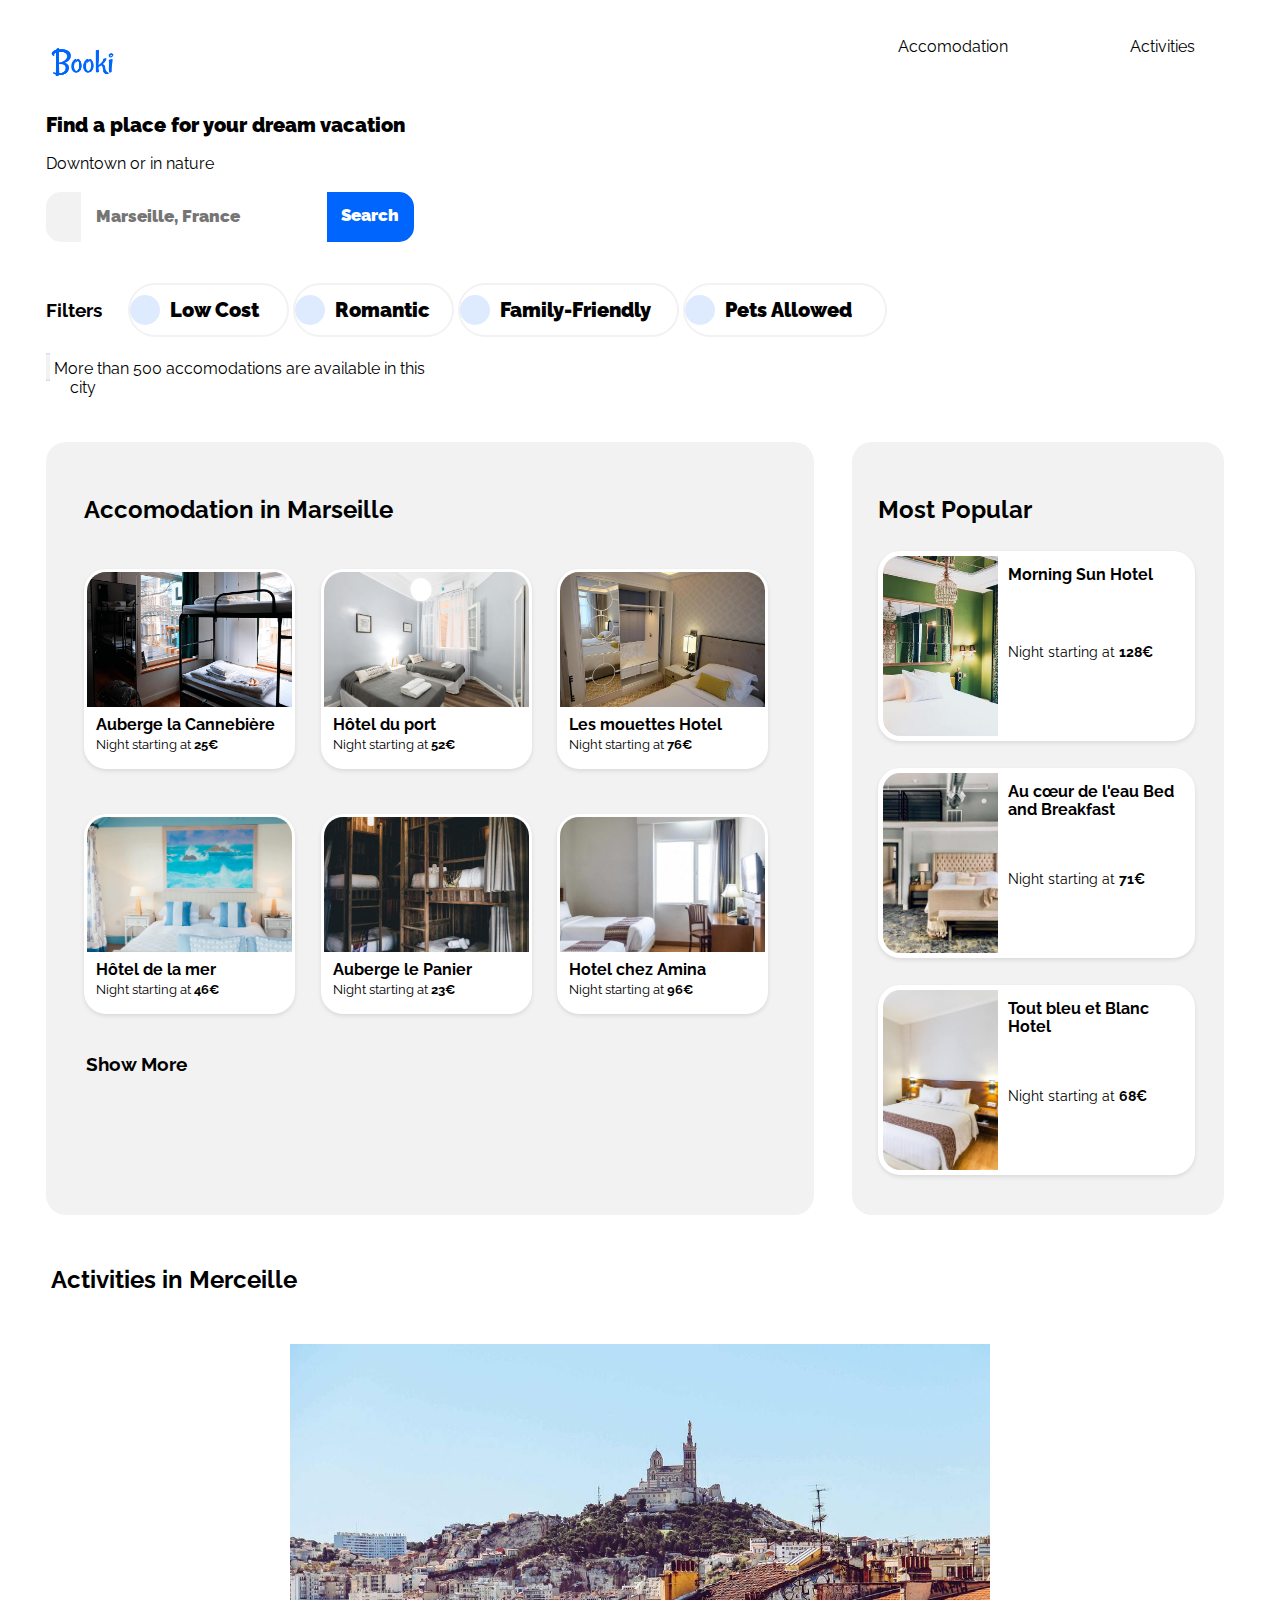
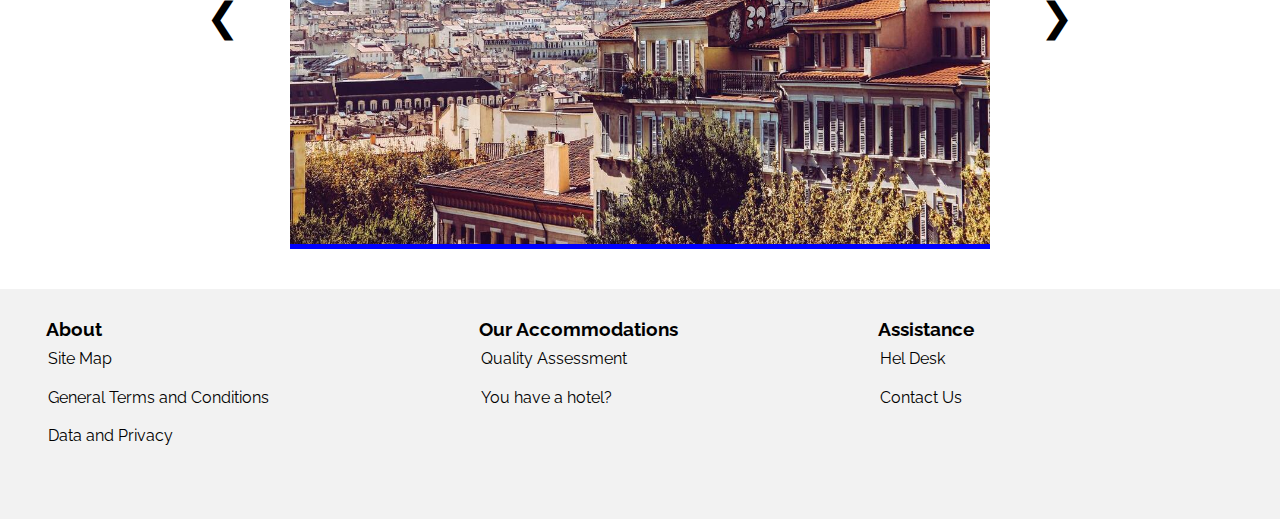
<file: index.html>
<!DOCTYPE html>
<html lang="en">
  <head>
    <meta charset="UTF-8" />
    <meta name="viewport" content="width=device-width, initial-scale=1.0" />
    <link rel="stylesheet" href="css/normalize.css" />
    <link rel="preconnect" href="https://fonts.googleapis.com" />
    <link rel="preconnect" href="https://fonts.gstatic.com" crossorigin />
    <link
      href="https://fonts.googleapis.com/css2?family=Raleway:wght@100;300;600&display=swap"
      rel="stylesheet"
    />
    <link
      rel="stylesheet"
      href="https://cdnjs.cloudflare.com/ajax/libs/font-awesome/6.4.2/css/all.min.css"
      integrity="sha512-z3gLpd7yknf1YoNbCzqRKc4qyor8gaKU1qmn+CShxbuBusANI9QpRohGBreCFkKxLhei6S9CQXFEbbKuqLg0DA=="
      crossorigin="anonymous"
      referrerpolicy="no-referrer"
    />

    <link rel="stylesheet" href="css/styles.css" />

    <title>Booki</title>
  </head>
  <body>
    <header>
      <img class="logo" src="images/logo/Booki.png" alt="booki" />
      <nav>
        <div class="nav__links">
          <div class="li_accomodations" tabindex="1">
            <a href="#sectionA" class="nav_accomodation">Accomodation</a>
          </div>

          <div class="li_activities" tabindex="1">
            <a href="#activities" class="nav_activities">Activities</a>
          </div>
        </div>
      </nav>
    </header>

    <!-- MAIN SECTION -->
    <div class="main">
      <div class="container-centered">
        <p class="font_bold">Find a place for your dream vacation</p>
        <br />

        <p>Downtown or in nature</p>
        <br />

        <div class="search_bar">
          <div class="map-logo">
            <a href="#"> <i class="fa-solid fa-location-dot"></i> </a>
          </div>
          <input type="text" placeholder="Marseille, France" name="search" />
          <div class="search-logo">
            <a href="#"
              ><div class="search_text">Search</div>
              <i class="fa-solid fa-magnifying-glass"></i
            ></a>
          </div>
        </div>
      </div>
      <br />
      <br />

      <div class="filters">
        <h3 class="h3-filter">Filters</h3>
        <div class="filter-section">
          <a href="#">
            <div class="pill-button">
              <div class="_icon">
                <i class="fa-solid fa-money-bill-wave"></i>
              </div>
              <div class="text_icon">
                <p class="font_bold">Low Cost</p>
              </div>
            </div>
          </a>
          <a href="#">
            <div class="pill-button">
              <div class="_icon">
                <i class="fa-solid fa-heart"></i>
              </div>
              <div class="text_icon">
                <p class="font_bold">Romantic</p>
              </div>
            </div>
          </a>
          <br id="romantic" />
          <a href="#">
            <div class="pill-button-family">
              <div class="_icon">
                <i class="fa-solid fa-person"></i>
              </div>
              <div class="text_icon">
                <p class="font_bold">Family-Friendly</p>
              </div>
            </div>
          </a>
          <a href="#">
            <div class="pill-button-Pets">
              <div class="_icon">
                <i class="fa-solid fa-dog"></i>
              </div>
              <div class="text_icon">
                <p class="font_bold">Pets Allowed</p>
              </div>
            </div>
          </a>
        </div>
      </div>
      <br />
      <br />
      <p class="p_accomodation">
        <i class="info fa-solid fa-circle-info"></i>&nbsp;More than 500
        accomodations are available in this <br />
        &nbsp; &nbsp;&nbsp;&nbsp; city
      </p>

      <!-- Accomodation in Merceille  -->

      <div class="container">
        <div class="section_accomodation" id="sectionA">
          <h2 class="h2_accomodation">Accomodation in Marseille</h2>
          <div class="cards">
            <div class="card">
              <a href="hotel_1.html" class="card-link"></a>
              <img
                src="images/hebergements/3_medium/marcus-loke-WQJvWU_HZFo-unsplash.jpg"
                alt="Card_Image"
              />

              <div class="card-content">
                <h2>Auberge la Cannebière</h2>
                <p>
                  Night starting at
                  <b
                    ><span class="mobile_E">€</span>25<span class="desktop_E"
                      >€</span
                    ></b
                  >
                </p>

                <span class="fa fa-star checked"></span>
                <span class="fa fa-star checked"></span>
                <span class="fa fa-star checked"></span>
                <span class="fa fa-star checked"></span>
                <span class="fa fa-star unchecked"></span>
              </div>
            </div>

            <div class="card">
              <a href="hotel_2.html" class="card-link"></a>
              <img
                src="images/hebergements/3_medium/fred-kleber-gTbaxaVLvsg-unsplash.jpg"
                alt="hotel du port"
              />

              <div class="card-content">
                <h2>Hôtel du port</h2>
                <p>
                  Night starting at
                  <b
                    ><span class="mobile_E">€</span>52<span class="desktop_E"
                      >€</span
                    ></b
                  >
                </p>
                <span class="fa fa-star checked"></span>
                <span class="fa fa-star checked"></span>
                <span class="fa fa-star checked"></span>
                <span class="fa fa-star checked"></span>
                <span class="fa fa-star checked"></span>
              </div>
            </div>

            <div class="card">
              <a href="hotel_3.html" class="card-link"></a>
              <img
                src="images/hebergements/4_small/reisetopia-B8WIgxA_PFU-unsplash.jpg"
                alt="les mouettes hotel"
              />
              <div class="card-content">
                <h2>Les mouettes Hotel</h2>
                <p>
                  Night starting at
                  <b
                    ><span class="mobile_E">€</span> 76<span class="desktop_E"
                      >€</span
                    ></b
                  >
                </p>
                <span class="fa fa-star checked"></span>
                <span class="fa fa-star checked"></span>
                <span class="fa fa-star checked"></span>
                <span class="fa fa-star checked"></span>
                <span class="fa fa-star unchecked"></span>
              </div>
            </div>

            <div class="card">
              <a href="hotel_4.html" class="card-link"></a>
              <img
                src="images/hebergements/3_medium/annie-spratt-Eg1qcIitAuA-unsplash.jpg"
                alt="hotel de la mer"
              />
              <div class="card-content">
                <h2>Hôtel de la mer</h2>
                <p>
                  Night starting at<b>
                    <span class="mobile_E">€</span> 46<span class="desktop_E"
                      >€</span
                    ></b
                  >
                </p>
                <span class="fa fa-star checked"></span>
                <span class="fa fa-star checked"></span>
                <span class="fa fa-star checked"></span>
                <span class="fa fa-star unchecked"></span>
                <span class="fa fa-star unchecked"></span>
              </div>
            </div>

            <div class="card">
              <a href="hotel_5.html" class="card-link"></a>
              <img
                src="images/hebergements/4_small/nicate-lee-kT-ZyaiwBe0-unsplash.jpg"
                alt="auberg le panier"
              />
              <div class="card-content">
                <h2>Auberge le Panier</h2>
                <p>
                  Night starting at
                  <b
                    ><span class="mobile_E">€</span>23<span class="desktop_E"
                      >€</span
                    ></b
                  >
                </p>
                <span class="fa fa-star checked"></span>
                <span class="fa fa-star checked"></span>
                <span class="fa fa-star checked"></span>
                <span class="fa fa-star checked"></span>
                <span class="fa fa-star unchecked"></span>
              </div>
            </div>

            <div class="card">
              <a href="hotel_6.html" class="card-link"></a>
              <img
                src="images/hebergements/3_medium/febrian-zakaria-M6S1WvfW68A-unsplash.jpg"
                alt="hotel chez amina"
              />
              <div class="card-content">
                <h2>Hotel chez Amina</h2>
                <p class="">
                  Night starting at
                  <b
                    ><span class="mobile_E">€</span>96<span class="desktop_E"
                      >€</span
                    ></b
                  >
                </p>
                <span class="fa fa-star checked"></span>
                <span class="fa fa-star checked"></span>
                <span class="fa fa-star checked"></span>
                <span class="fa fa-star checked"></span>
                <span class="fa fa-star checked"></span>
              </div>
            </div>
          </div>
          <h3 class="show_more" style="color: black">
            <a href="">Show More</a>
          </h3>
        </div>

        <!-- POPULAR SECTION -->

        <div class="section-popular" id="sectionB">
          <div class="h2_i">
            <h2 class="h2-popular">Most Popular</h2>
            <i class="fa-solid fa-star star-2"></i>
          </div>

          <div class="cards-popular">
            <a href="#">
              <div class="card-popular">
                <img
                  src="images/hebergements/4_small/emile-guillemot-Bj_rcSC5XfE-unsplash.jpg"
                  alt="Morning Sun hotel"
                />
                <div class="popular-content">
                  <h2>Morning Sun Hotel</h2>
                  <p>
                    Night starting at
                    <b
                      ><span class="mobile_E">€</span>128<span class="desktop_E"
                        >€</span
                      ></b
                    >
                  </p>
                  <div class="stars">
                    <span class="fa fa-star checked"></span>
                    <span class="fa fa-star checked"></span>
                    <span class="fa fa-star checked"></span>
                    <span class="fa fa-star checked"></span>
                    <span class="fa fa-star checked"></span>
                  </div>
                </div>
              </div>
            </a>

            <a href="#">
              <div class="card-popular">
                <img
                  src="images/hebergements/4_small/aw-creative-VGs8z60yT2c-unsplash.jpg"
                  alt="Au cœur de l'eau Bed and Breakfast"
                />
                <div class="popular-content">
                  <h2>Au cœur de l'eau Bed and Breakfast</h2>
                  <p>
                    Night starting at
                    <b>
                      <span class="mobile_E">€</span>71<span class="desktop_E"
                        >€</span
                      ></b
                    >
                  </p>
                  <div class="stars">
                    <span class="fa fa-star checked"></span>
                    <span class="fa fa-star checked"></span>
                    <span class="fa fa-star checked"></span>
                    <span class="fa fa-star checked"></span>
                    <span class="fa fa-star unchecked"></span>
                  </div>
                </div>
              </div>
            </a>
            <a href="#">
              <div class="card-popular">
                <img
                  src="images/hebergements/4_small/febrian-zakaria-sjvU0THccQA-unsplash.jpg"
                  alt="Tout bleu et Blanc Hotel"
                />
                <div class="popular-content">
                  <h2>Tout bleu et Blanc Hotel</h2>
                  <p>
                    Night starting at

                    <b>
                      <span class="mobile_E">€</span>68<span class="desktop_E"
                        >€</span
                      ></b
                    >
                  </p>
                  <div class="stars">
                    <span class="fa fa-star checked"></span>
                    <span class="fa fa-star checked"></span>
                    <span class="fa fa-star checked"></span>
                    <span class="fa fa-star checked"></span>
                    <span class="fa fa-star unchecked"></span>
                  </div>
                </div>
              </div>
            </a>
          </div>
        </div>
      </div>

      <!-- ACTIVITIES SECTION -->
      <h2 id="activities">Activities in Merceille</h2>
    </div>
    <!-- NEW SECTION  -->
    <div class="both-containers">
      <div
        class="slideshow-container"
        onmouseover="pauseSlides()"
        onmouseout="playSlides()"
      >
        <div class="slide fade">
          <img
            src="images/activites/3_medium/florian-wehde-xW9e8gdotxI-unsplash.jpg"
          />
        </div>
        <div class="slide fade">
          <img
            src="images/activites/3_medium/kevin-hikari-rV_Qd1l-VXg-unsplash.jpg"
          />
        </div>
        <div class="slide fade">
          <a href="">
            <img
              src="images/activites/3_medium/kilyan-sockalingum-NR8-cBCN3aI-unsplash.jpg"
          /></a>
        </div>
        <div class="slide fade">
          <a href="">
            <img
              src="images/activites/3_medium/lena-paulin-wH2-EJoDcV0-unsplash.jpg"
          /></a>
        </div>
        <div class="slide fade">
          <a href="">
            <img
              src="images/activites/3_medium/paul-hermann-QFTrLdQIRhI-unsplash.jpg"
          /></a>
        </div>
        <div class="slide fade">
          <a href="">
            <img
              src="images/activites/3_medium/reno-laithienne-QUgJhdY5Fyk-unsplash.jpg"
          /></a>
        </div>
      </div>
      <!-- Navigation buttons -->
      <div class="navigation-buttons">
        <a class="prev" onclick="plusSlides(-1)">&#10094;</a>
        <div class="button-play">
          <div class="play-pause" onclick="togglePlayPause()">&#9658;</div>
        </div>
        <a class="next" onclick="plusSlides(1)">&#10095;</a>
      </div>
    </div>
    <footer>
      <div class="about">
        <h3 class="h3_about">About</h3>
        <a href="#"><p class="paragraph-footer">Site Map</p></a>
        <a href="#"
          ><p class="paragraph-footer">General Terms and Conditions</p></a
        >
        <a href="#"><p class="paragraph-footer">Data and Privacy</p></a>
      </div>
      <div class="about">
        <h3 class="h3_about">Our Accommodations</h3>
        <a href="#"><p class="paragraph-footer">Quality Assessment</p></a>
        <a href="#"><p class="paragraph-footer">You have a hotel?</p></a>
        <p></p>
      </div>
      <div class="about">
        <h3 class="h3_about">Assistance</h3>
        <a href="#"><p class="paragraph-footer">Hel Desk</p></a>
        <a href="#"><p class="paragraph-footer">Contact Us</p></a>
        <p></p>
      </div>
    </footer>
    <script src="js/script.js"></script>
  </body>
</html>
</file>
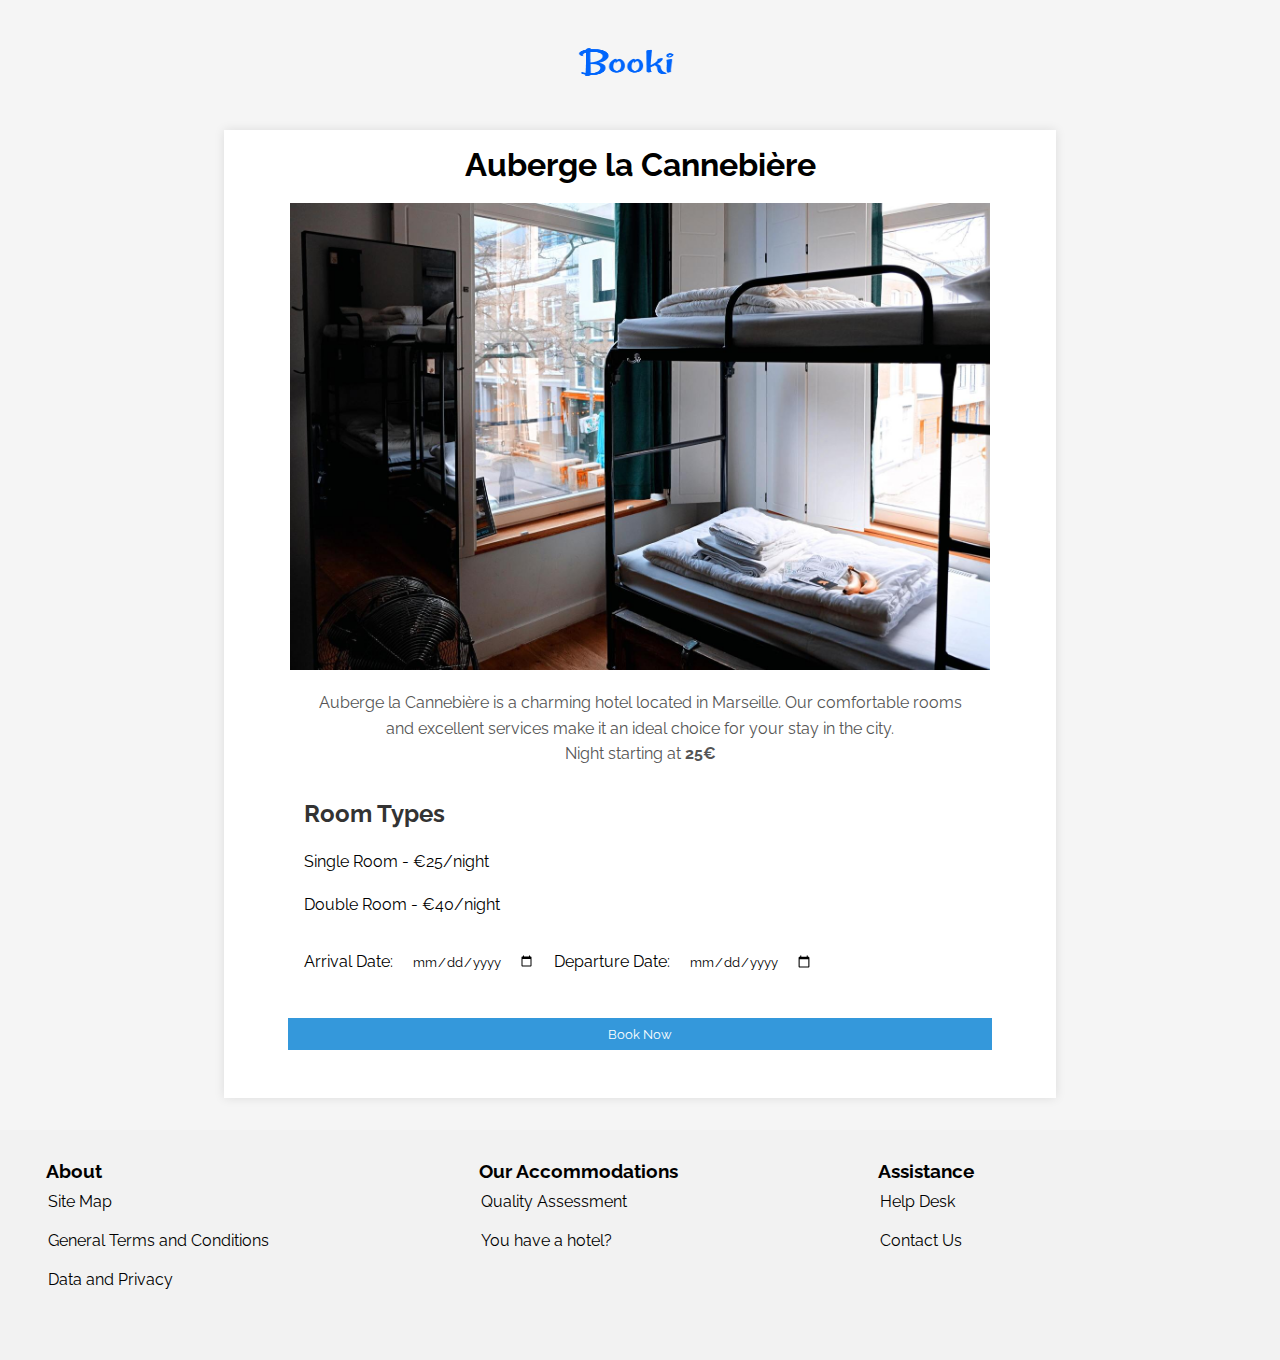
<file: hotel_1.html>
<!DOCTYPE html>
<html lang="en">
  <head>
    <meta charset="UTF-8" />
    <meta name="viewport" content="width=device-width, initial-scale=1.0" />
    <link rel="preconnect" href="https://fonts.googleapis.com" />
    <link rel="preconnect" href="https://fonts.gstatic.com" crossorigin />
    <link
      href="https://fonts.googleapis.com/css2?family=Raleway:wght@100;300;600&display=swap"
      rel="stylesheet"
    />
    <link
      rel="stylesheet"
      href="https://cdnjs.cloudflare.com/ajax/libs/font-awesome/6.4.2/css/all.min.css"
      integrity="sha512-z3gLpd7yknf1YoNbCzqRKc4qyor8gaKU1qmn+CShxbuBusANI9QpRohGBreCFkKxLhei6S9CQXFEbbKuqLg0DA=="
      crossorigin="anonymous"
      referrerpolicy="no-referrer"
    />
    <link rel="stylesheet" href="css/styles.css" />
    <link rel="stylesheet" href="css/hotel_1.css" />
    <title>Document</title>
  </head>
  <body>
    <header>
      <a href="index.html"
        ><img class="logo" src="images/logo/Booki.png" alt="booki"
      /></a>
    </header>
    <main>
      <div class="hotel-details">
        <h1>Auberge la Cannebière</h1>
        <img
          src="images/hebergements/3_medium/marcus-loke-WQJvWU_HZFo-unsplash.jpg"
          alt="Auberge la Cannebière"
        />

        <div class="details">
          <p>
            Auberge la Cannebière is a charming hotel located in Marseille. Our
            comfortable rooms and excellent services make it an ideal choice for
            your stay in the city.
          </p>

          <p>
            Night starting at
            <b
              ><span class="mobile_E">€</span>25<span class="desktop_E"
                >€</span
              ></b
            >
          </p>

          <div class="ratings">
            <span class="fa fa-star checked"></span>
            <span class="fa fa-star checked"></span>
            <span class="fa fa-star checked"></span>
            <span class="fa fa-star checked"></span>
            <span class="fa fa-star unchecked"></span>
          </div>
        </div>
      </div>

      <div class="room-types">
        <h2>Room Types</h2>
        <ul>
          <li>Single Room - €25/night</li>
          <li>Double Room - €40/night</li>
        </ul>
      </div>
      <div class="dates">
        <label for="arrivalDate">Arrival Date:</label>
        <input type="date" id="arrivalDate" data-input />

        <label for="departureDate">Departure Date:</label>
        <input type="date" id="departureDate" data-input />
      </div>

      <!-- Add a button to simulate a booking action -->
      <div id="booking-info">
        <button id="bookButton" onclick="bookRoom()">Book Now</button>
      </div>
    </main>

    <!-- footer below -->
    <footer>
      <div class="about">
        <h3 class="h3_about">About</h3>
        <a href="#"><p class="paragraph-footer">Site Map</p></a>
        <a href="#"
          ><p class="paragraph-footer">General Terms and Conditions</p></a
        >
        <a href="#"><p class="paragraph-footer">Data and Privacy</p></a>
      </div>
      <div class="about">
        <h3 class="h3_about">Our Accommodations</h3>
        <a href="#"><p class="paragraph-footer">Quality Assessment</p></a>
        <a href="#"><p class="paragraph-footer">You have a hotel?</p></a>
        <p></p>
      </div>
      <div class="about">
        <h3 class="h3_about">Assistance</h3>
        <a href="#"><p class="paragraph-footer">Help Desk</p></a>
        <a href="#"><p class="paragraph-footer">Contact Us</p></a>
        <p></p>
      </div>
    </footer>

    <script src="js/script.js"></script>
    <script src="js/hotel_1.js"></script>
  </body>
</html>
</file>
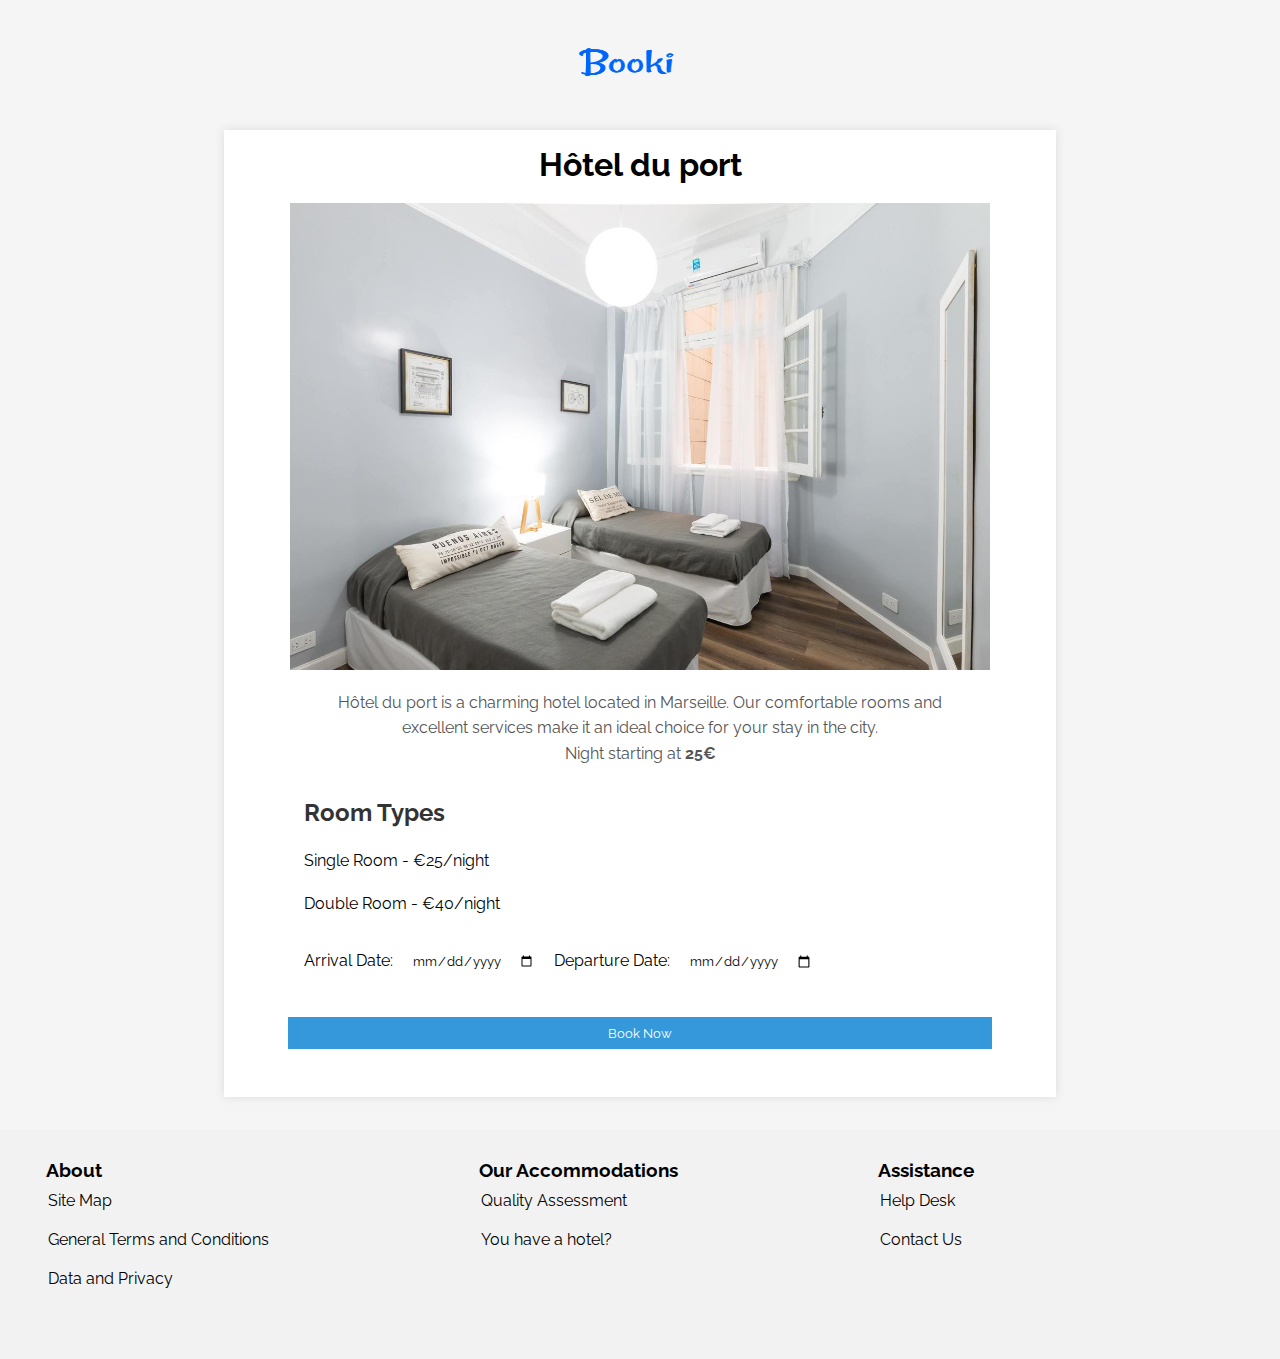
<file: hotel_2.html>
<!DOCTYPE html>
<html lang="en">
  <head>
    <meta charset="UTF-8" />
    <meta name="viewport" content="width=device-width, initial-scale=1.0" />
    <link rel="preconnect" href="https://fonts.googleapis.com" />
    <link rel="preconnect" href="https://fonts.gstatic.com" crossorigin />
    <link
      href="https://fonts.googleapis.com/css2?family=Raleway:wght@100;300;600&display=swap"
      rel="stylesheet"
    />
    <link
      rel="stylesheet"
      href="https://cdnjs.cloudflare.com/ajax/libs/font-awesome/6.4.2/css/all.min.css"
      integrity="sha512-z3gLpd7yknf1YoNbCzqRKc4qyor8gaKU1qmn+CShxbuBusANI9QpRohGBreCFkKxLhei6S9CQXFEbbKuqLg0DA=="
      crossorigin="anonymous"
      referrerpolicy="no-referrer"
    />
    <link rel="stylesheet" href="css/styles.css" />
    <link rel="stylesheet" href="css/hotel_1.css" />
    <title>Document</title>
  </head>
  <body>
    <header>
      <a href="index.html"
        ><img class="logo" src="images/logo/Booki.png" alt="booki"
      /></a>
    </header>
    <main>
      <div class="hotel-details">
        <h1>Hôtel du port</h1>
        <img
          src="images/hebergements/3_medium/fred-kleber-gTbaxaVLvsg-unsplash.jpg"
          alt="Auberge la Cannebière"
        />

        <div class="details">
          <p>
            Hôtel du port is a charming hotel located in Marseille. Our
            comfortable rooms and excellent services make it an ideal choice for
            your stay in the city.
          </p>

          <p>
            Night starting at
            <b
              ><span class="mobile_E">€</span>25<span class="desktop_E"
                >€</span
              ></b
            >
          </p>

          <div class="ratings">
            <span class="fa fa-star checked"></span>
            <span class="fa fa-star checked"></span>
            <span class="fa fa-star checked"></span>
            <span class="fa fa-star checked"></span>
            <span class="fa fa-star unchecked"></span>
          </div>
        </div>
      </div>

      <div class="room-types">
        <h2>Room Types</h2>
        <ul>
          <li>Single Room - €25/night</li>
          <li>Double Room - €40/night</li>
        </ul>
      </div>
      <div class="dates">
        <label for="arrivalDate">Arrival Date:</label>
        <input type="date" id="arrivalDate" data-input />

        <label for="departureDate">Departure Date:</label>
        <input type="date" id="departureDate" data-input />
      </div>

      <!-- Add a button to simulate a booking action -->
      <div id="booking-info">
        <button id="bookButton" onclick="bookRoom()">Book Now</button>
      </div>
    </main>

    <!-- footer below -->
    <footer>
      <div class="about">
        <h3 class="h3_about">About</h3>
        <a href="#"><p class="paragraph-footer">Site Map</p></a>
        <a href="#"
          ><p class="paragraph-footer">General Terms and Conditions</p></a
        >
        <a href="#"><p class="paragraph-footer">Data and Privacy</p></a>
      </div>
      <div class="about">
        <h3 class="h3_about">Our Accommodations</h3>
        <a href="#"><p class="paragraph-footer">Quality Assessment</p></a>
        <a href="#"><p class="paragraph-footer">You have a hotel?</p></a>
        <p></p>
      </div>
      <div class="about">
        <h3 class="h3_about">Assistance</h3>
        <a href="#"><p class="paragraph-footer">Help Desk</p></a>
        <a href="#"><p class="paragraph-footer">Contact Us</p></a>
        <p></p>
      </div>
    </footer>

    <script src="js/script.js"></script>
    <script src="js/hotel_1.js"></script>
  </body>
</html>
</file>
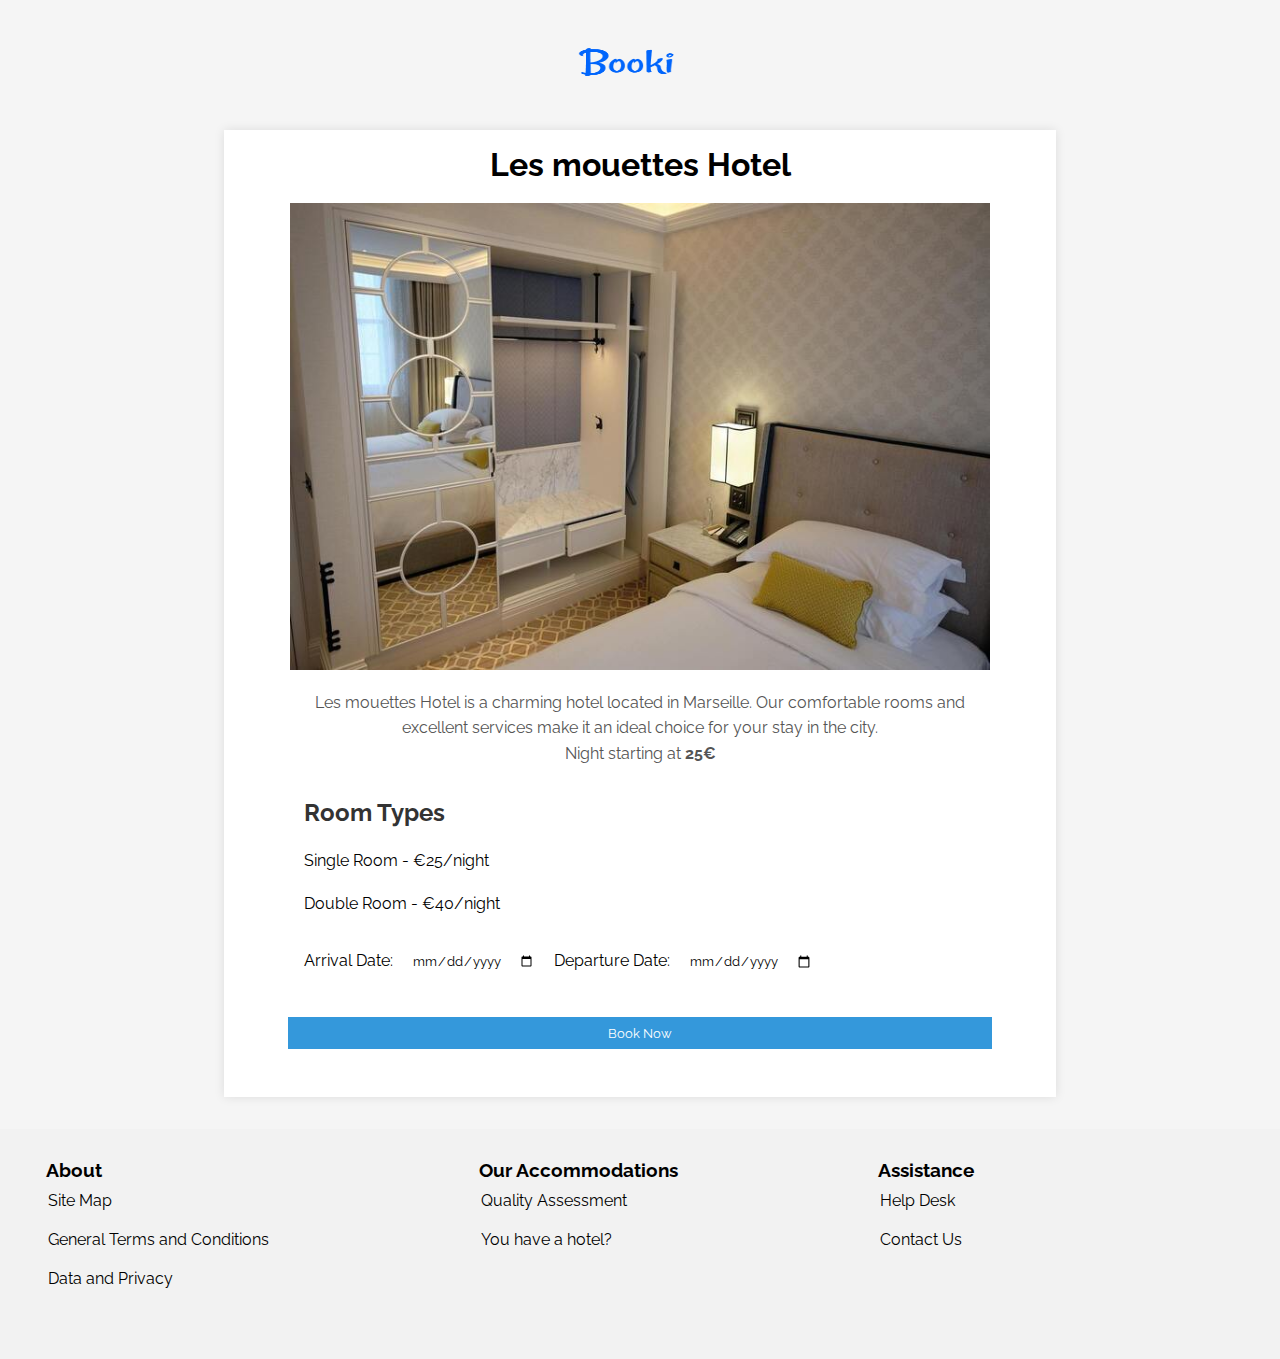
<file: hotel_3.html>
<!DOCTYPE html>
<html lang="en">
  <head>
    <meta charset="UTF-8" />
    <meta name="viewport" content="width=device-width, initial-scale=1.0" />
    <link rel="preconnect" href="https://fonts.googleapis.com" />
    <link rel="preconnect" href="https://fonts.gstatic.com" crossorigin />
    <link
      href="https://fonts.googleapis.com/css2?family=Raleway:wght@100;300;600&display=swap"
      rel="stylesheet"
    />
    <link
      rel="stylesheet"
      href="https://cdnjs.cloudflare.com/ajax/libs/font-awesome/6.4.2/css/all.min.css"
      integrity="sha512-z3gLpd7yknf1YoNbCzqRKc4qyor8gaKU1qmn+CShxbuBusANI9QpRohGBreCFkKxLhei6S9CQXFEbbKuqLg0DA=="
      crossorigin="anonymous"
      referrerpolicy="no-referrer"
    />
    <link rel="stylesheet" href="css/styles.css" />
    <link rel="stylesheet" href="css/hotel_1.css" />
    <title>Document</title>
  </head>
  <body>
    <header>
      <a href="index.html"
        ><img class="logo" src="images/logo/Booki.png" alt="booki"
      /></a>
    </header>
    <main>
      <div class="hotel-details">
        <h1>Les mouettes Hotel</h1>
        <img
          src="images/hebergements/4_small/reisetopia-B8WIgxA_PFU-unsplash.jpg"
         
          alt="Auberge la Cannebière"
        />

        <div class="details">
          <p>
            Les mouettes Hotel is a charming hotel located in Marseille. Our
            comfortable rooms and excellent services make it an ideal choice for
            your stay in the city.
          </p>

          <p>
            Night starting at
            <b
              ><span class="mobile_E">€</span>25<span class="desktop_E"
                >€</span
              ></b
            >
          </p>

          <div class="ratings">
            <span class="fa fa-star checked"></span>
            <span class="fa fa-star checked"></span>
            <span class="fa fa-star checked"></span>
            <span class="fa fa-star checked"></span>
            <span class="fa fa-star unchecked"></span>
          </div>
        </div>
      </div>

      <div class="room-types">
        <h2>Room Types</h2>
        <ul>
          <li>Single Room - €25/night</li>
          <li>Double Room - €40/night</li>
        </ul>
      </div>
      <div class="dates">
        <label for="arrivalDate">Arrival Date:</label>
        <input type="date" id="arrivalDate" data-input />

        <label for="departureDate">Departure Date:</label>
        <input type="date" id="departureDate" data-input />
      </div>

      <!-- Add a button to simulate a booking action -->
      <div id="booking-info">
        <button id="bookButton" onclick="bookRoom()">Book Now</button>
      </div>
    </main>

    <!-- footer below -->
    <footer>
      <div class="about">
        <h3 class="h3_about">About</h3>
        <a href="#"><p class="paragraph-footer">Site Map</p></a>
        <a href="#"
          ><p class="paragraph-footer">General Terms and Conditions</p></a
        >
        <a href="#"><p class="paragraph-footer">Data and Privacy</p></a>
      </div>
      <div class="about">
        <h3 class="h3_about">Our Accommodations</h3>
        <a href="#"><p class="paragraph-footer">Quality Assessment</p></a>
        <a href="#"><p class="paragraph-footer">You have a hotel?</p></a>
        <p></p>
      </div>
      <div class="about">
        <h3 class="h3_about">Assistance</h3>
        <a href="#"><p class="paragraph-footer">Help Desk</p></a>
        <a href="#"><p class="paragraph-footer">Contact Us</p></a>
        <p></p>
      </div>
    </footer>

    <script src="js/script.js"></script>
    <script src="js/hotel_1.js"></script>
  </body>
</html>
</file>
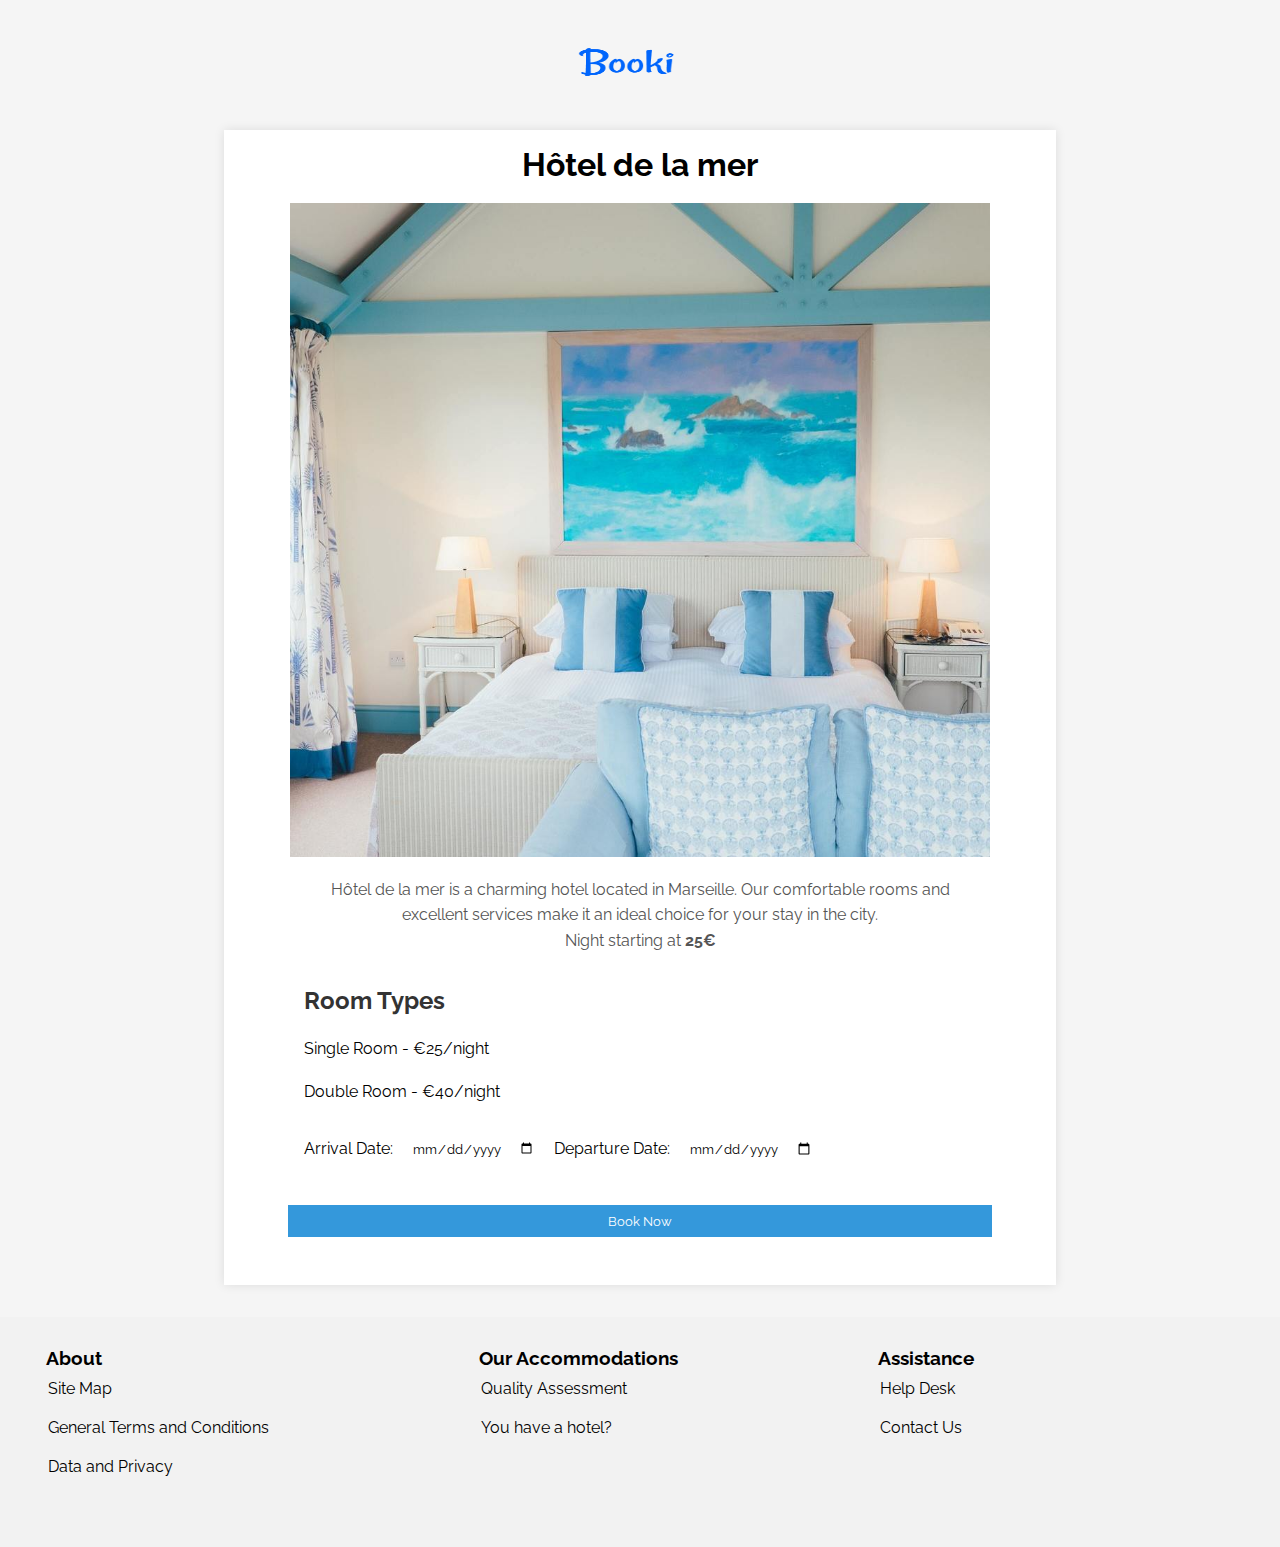
<file: hotel_4.html>
<!DOCTYPE html>
<html lang="en">
  <head>
    <meta charset="UTF-8" />
    <meta name="viewport" content="width=device-width, initial-scale=1.0" />
    <link rel="preconnect" href="https://fonts.googleapis.com" />
    <link rel="preconnect" href="https://fonts.gstatic.com" crossorigin />
    <link
      href="https://fonts.googleapis.com/css2?family=Raleway:wght@100;300;600&display=swap"
      rel="stylesheet"
    />
    <link
      rel="stylesheet"
      href="https://cdnjs.cloudflare.com/ajax/libs/font-awesome/6.4.2/css/all.min.css"
      integrity="sha512-z3gLpd7yknf1YoNbCzqRKc4qyor8gaKU1qmn+CShxbuBusANI9QpRohGBreCFkKxLhei6S9CQXFEbbKuqLg0DA=="
      crossorigin="anonymous"
      referrerpolicy="no-referrer"
    />
    <link rel="stylesheet" href="css/styles.css" />
    <link rel="stylesheet" href="css/hotel_1.css" />
    <title>Document</title>
  </head>
  <body>
    <header>
      <a href="index.html"
        ><img class="logo" src="images/logo/Booki.png" alt="booki"
      /></a>
    </header>
    <main>
      <div class="hotel-details">
        <h1>Hôtel de la mer</h1>
        <img
          src="images/hebergements/3_medium/annie-spratt-Eg1qcIitAuA-unsplash.jpg"
          alt="Auberge la Cannebière"
        />

        <div class="details">
          <p>
            Hôtel de la mer is a charming hotel located in Marseille. Our
            comfortable rooms and excellent services make it an ideal choice for
            your stay in the city.
          </p>

          <p>
            Night starting at
            <b
              ><span class="mobile_E">€</span>25<span class="desktop_E"
                >€</span
              ></b
            >
          </p>

          <div class="ratings">
            <span class="fa fa-star checked"></span>
            <span class="fa fa-star checked"></span>
            <span class="fa fa-star checked"></span>
            <span class="fa fa-star checked"></span>
            <span class="fa fa-star unchecked"></span>
          </div>
        </div>
      </div>

      <div class="room-types">
        <h2>Room Types</h2>
        <ul>
          <li>Single Room - €25/night</li>
          <li>Double Room - €40/night</li>
        </ul>
      </div>
      <div class="dates">
        <label for="arrivalDate">Arrival Date:</label>
        <input type="date" id="arrivalDate" data-input />

        <label for="departureDate">Departure Date:</label>
        <input type="date" id="departureDate" data-input />
      </div>

      <!-- Add a button to simulate a booking action -->
      <div id="booking-info">
        <button id="bookButton" onclick="bookRoom()">Book Now</button>
      </div>
    </main>

    <!-- footer below -->
    <footer>
      <div class="about">
        <h3 class="h3_about">About</h3>
        <a href="#"><p class="paragraph-footer">Site Map</p></a>
        <a href="#"
          ><p class="paragraph-footer">General Terms and Conditions</p></a
        >
        <a href="#"><p class="paragraph-footer">Data and Privacy</p></a>
      </div>
      <div class="about">
        <h3 class="h3_about">Our Accommodations</h3>
        <a href="#"><p class="paragraph-footer">Quality Assessment</p></a>
        <a href="#"><p class="paragraph-footer">You have a hotel?</p></a>
        <p></p>
      </div>
      <div class="about">
        <h3 class="h3_about">Assistance</h3>
        <a href="#"><p class="paragraph-footer">Help Desk</p></a>
        <a href="#"><p class="paragraph-footer">Contact Us</p></a>
        <p></p>
      </div>
    </footer>

    <script src="js/script.js"></script>
    <script src="js/hotel_1.js"></script>
  </body>
</html>
</file>
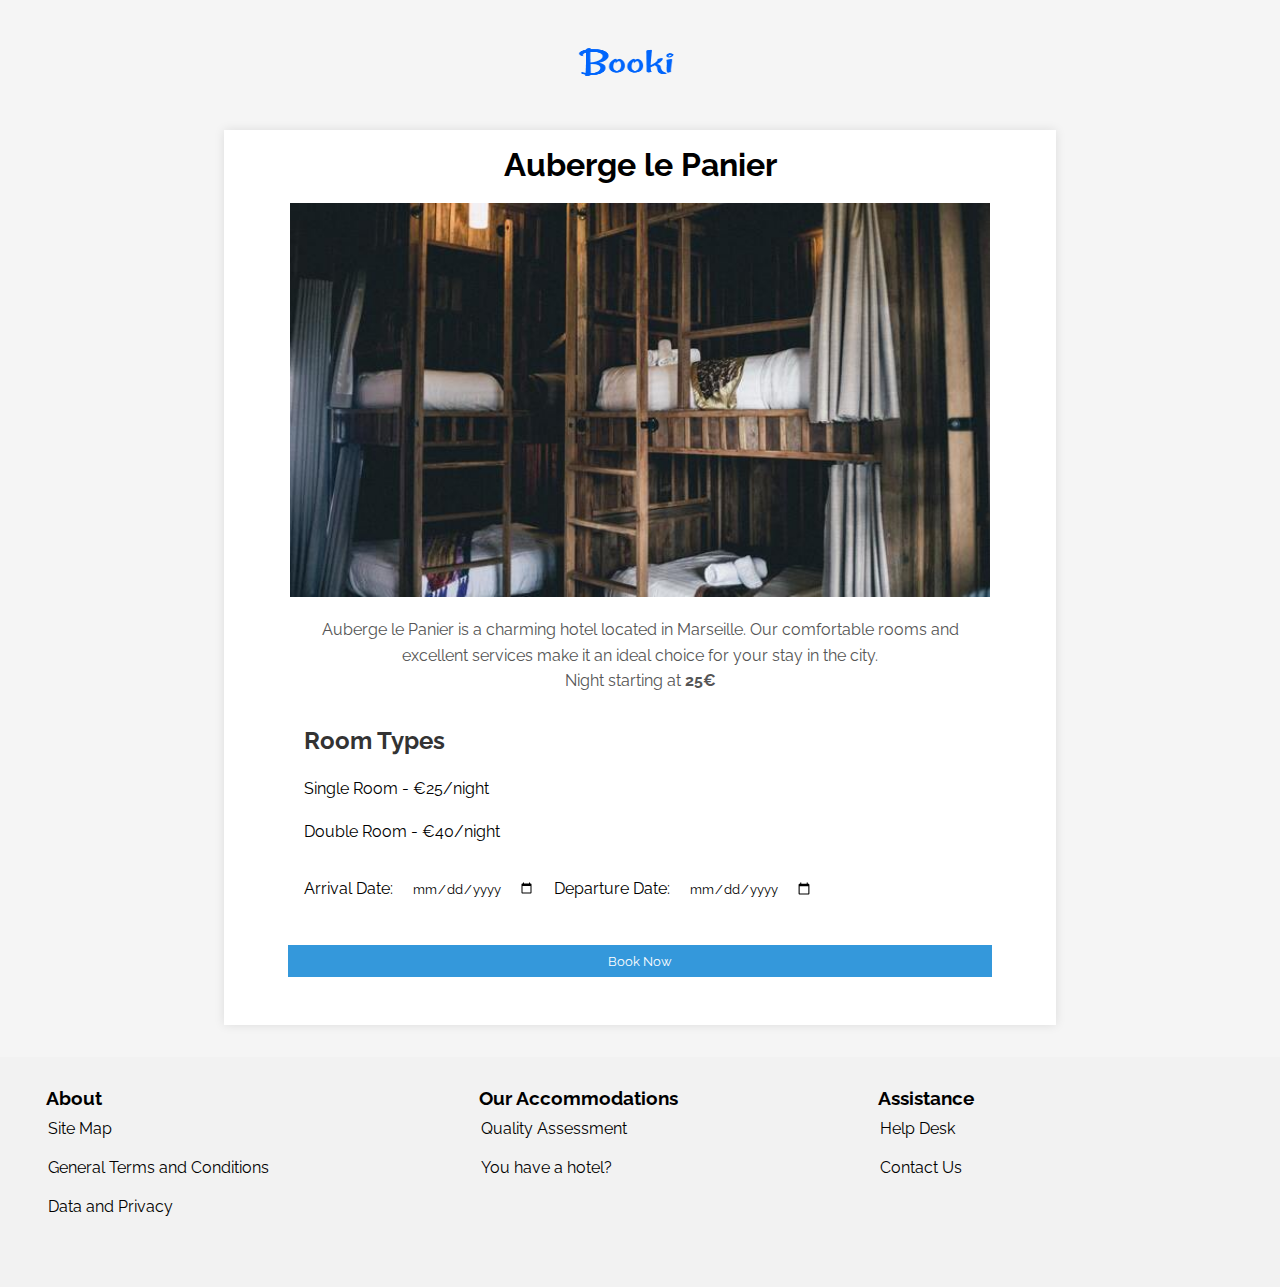
<file: hotel_5.html>
<!DOCTYPE html>
<html lang="en">
  <head>
    <meta charset="UTF-8" />
    <meta name="viewport" content="width=device-width, initial-scale=1.0" />
    <link rel="preconnect" href="https://fonts.googleapis.com" />
    <link rel="preconnect" href="https://fonts.gstatic.com" crossorigin />
    <link
      href="https://fonts.googleapis.com/css2?family=Raleway:wght@100;300;600&display=swap"
      rel="stylesheet"
    />
    <link
      rel="stylesheet"
      href="https://cdnjs.cloudflare.com/ajax/libs/font-awesome/6.4.2/css/all.min.css"
      integrity="sha512-z3gLpd7yknf1YoNbCzqRKc4qyor8gaKU1qmn+CShxbuBusANI9QpRohGBreCFkKxLhei6S9CQXFEbbKuqLg0DA=="
      crossorigin="anonymous"
      referrerpolicy="no-referrer"
    />
    <link rel="stylesheet" href="css/styles.css" />
    <link rel="stylesheet" href="css/hotel_1.css" />
    <title>Document</title>
  </head>
  <body>
    <header>
      <a href="index.html"
        ><img class="logo" src="images/logo/Booki.png" alt="booki"
      /></a>
    </header>
    <main>
      <div class="hotel-details">
        <h1>Auberge le Panier</h1>
        <img
          src="images/hebergements/4_small/nicate-lee-kT-ZyaiwBe0-unsplash.jpg"
          alt="Auberge la Cannebière"
        />

        <div class="details">
          <p>
            Auberge le Panier is a charming hotel located in Marseille. Our
            comfortable rooms and excellent services make it an ideal choice for
            your stay in the city.
          </p>

          <p>
            Night starting at
            <b
              ><span class="mobile_E">€</span>25<span class="desktop_E"
                >€</span
              ></b
            >
          </p>

          <div class="ratings">
            <span class="fa fa-star checked"></span>
            <span class="fa fa-star checked"></span>
            <span class="fa fa-star checked"></span>
            <span class="fa fa-star checked"></span>
            <span class="fa fa-star unchecked"></span>
          </div>
        </div>
      </div>

      <div class="room-types">
        <h2>Room Types</h2>
        <ul>
          <li>Single Room - €25/night</li>
          <li>Double Room - €40/night</li>
        </ul>
      </div>
      <div class="dates">
        <label for="arrivalDate">Arrival Date:</label>
        <input type="date" id="arrivalDate" data-input />

        <label for="departureDate">Departure Date:</label>
        <input type="date" id="departureDate" data-input />
      </div>

      <!-- Add a button to simulate a booking action -->
      <div id="booking-info">
        <button id="bookButton" onclick="bookRoom()">Book Now</button>
      </div>
    </main>

    <!-- footer below -->
    <footer>
      <div class="about">
        <h3 class="h3_about">About</h3>
        <a href="#"><p class="paragraph-footer">Site Map</p></a>
        <a href="#"
          ><p class="paragraph-footer">General Terms and Conditions</p></a
        >
        <a href="#"><p class="paragraph-footer">Data and Privacy</p></a>
      </div>
      <div class="about">
        <h3 class="h3_about">Our Accommodations</h3>
        <a href="#"><p class="paragraph-footer">Quality Assessment</p></a>
        <a href="#"><p class="paragraph-footer">You have a hotel?</p></a>
        <p></p>
      </div>
      <div class="about">
        <h3 class="h3_about">Assistance</h3>
        <a href="#"><p class="paragraph-footer">Help Desk</p></a>
        <a href="#"><p class="paragraph-footer">Contact Us</p></a>
        <p></p>
      </div>
    </footer>

    <script src="js/script.js"></script>
    <script src="js/hotel_1.js"></script>
  </body>
</html>
</file>
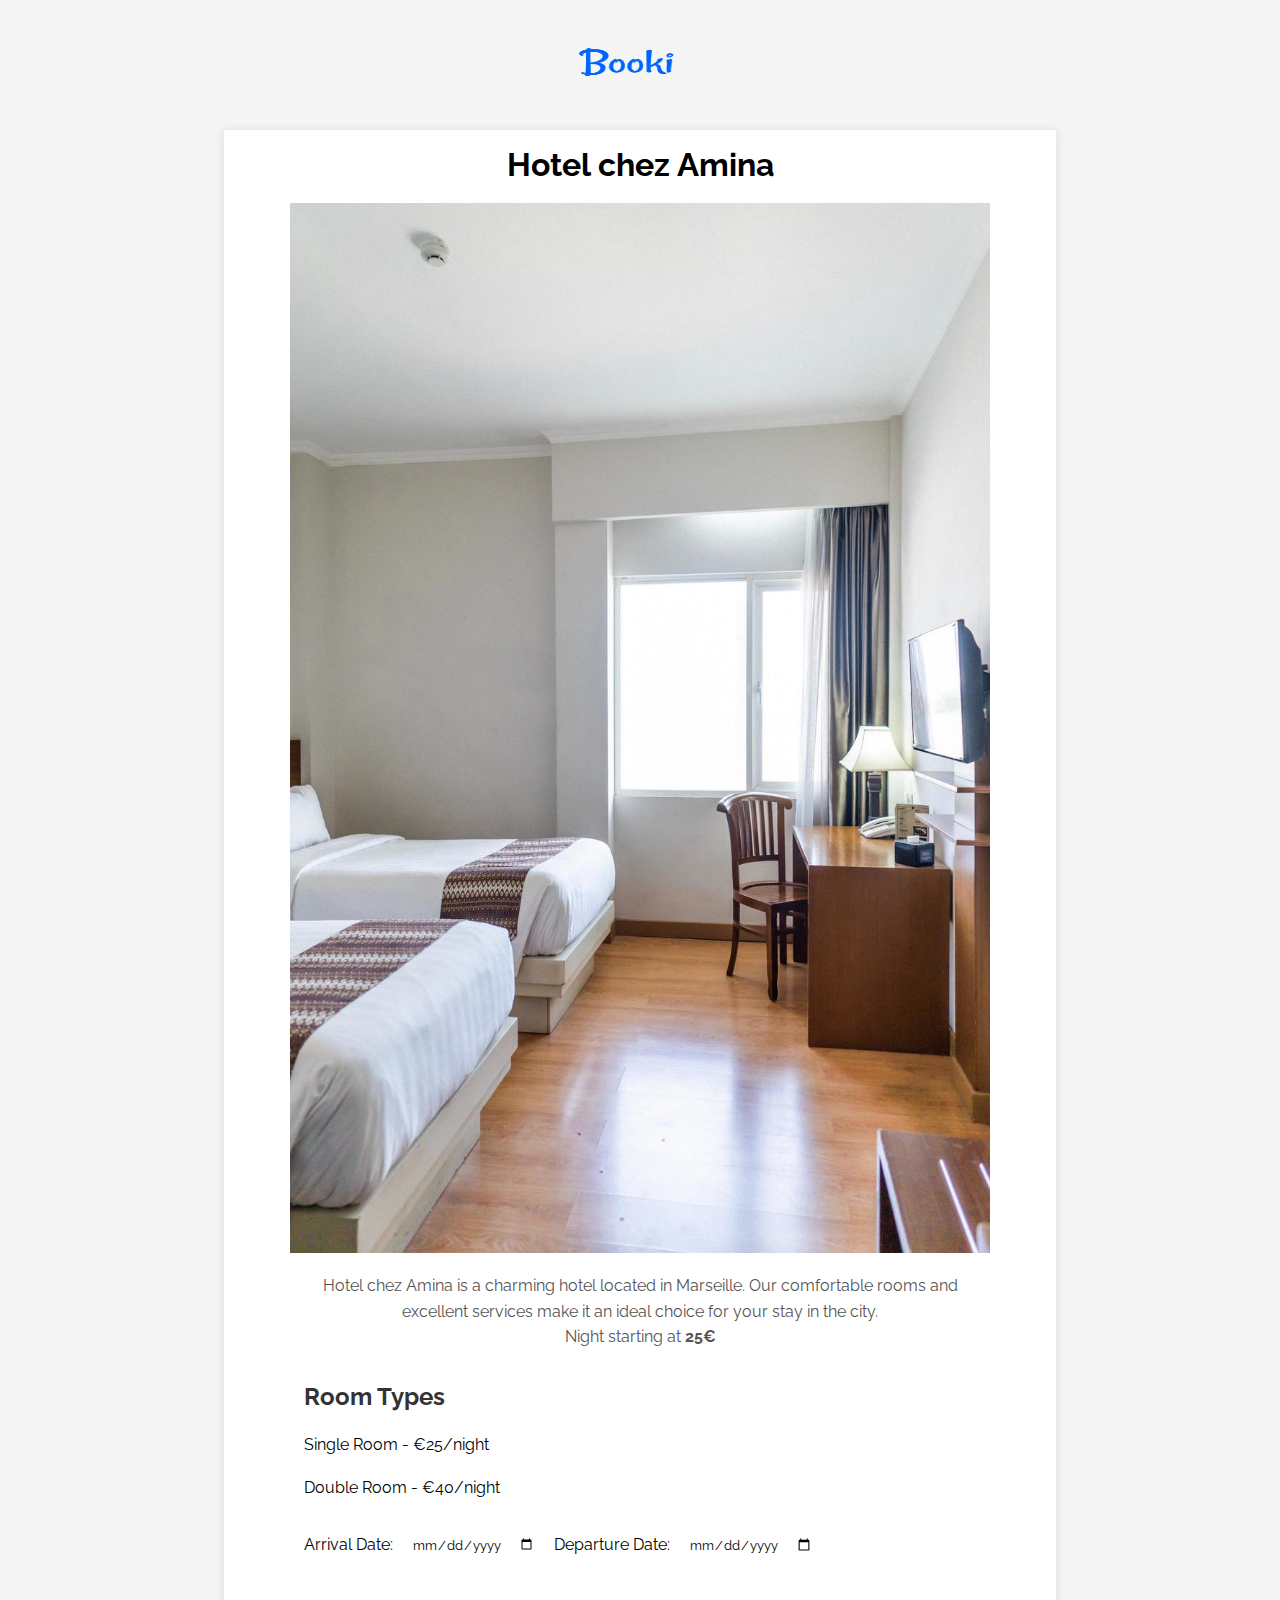
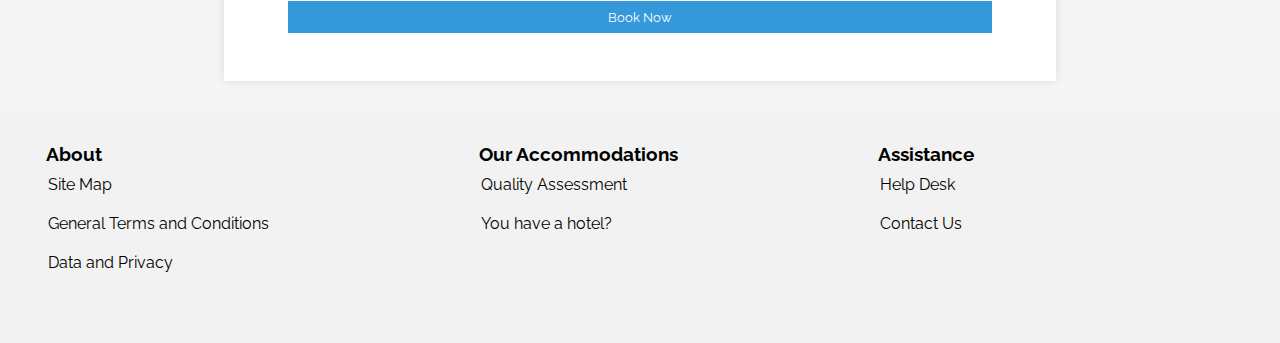
<file: hotel_6.html>
<!DOCTYPE html>
<html lang="en">
  <head>
    <meta charset="UTF-8" />
    <meta name="viewport" content="width=device-width, initial-scale=1.0" />
    <link rel="preconnect" href="https://fonts.googleapis.com" />
    <link rel="preconnect" href="https://fonts.gstatic.com" crossorigin />
    <link
      href="https://fonts.googleapis.com/css2?family=Raleway:wght@100;300;600&display=swap"
      rel="stylesheet"
    />
    <link
      rel="stylesheet"
      href="https://cdnjs.cloudflare.com/ajax/libs/font-awesome/6.4.2/css/all.min.css"
      integrity="sha512-z3gLpd7yknf1YoNbCzqRKc4qyor8gaKU1qmn+CShxbuBusANI9QpRohGBreCFkKxLhei6S9CQXFEbbKuqLg0DA=="
      crossorigin="anonymous"
      referrerpolicy="no-referrer"
    />
    <link rel="stylesheet" href="css/styles.css" />
    <link rel="stylesheet" href="css/hotel_1.css" />
    <title>Document</title>
  </head>
  <body>
    <header>
      <a href="index.html"
        ><img class="logo" src="images/logo/Booki.png" alt="booki"
      /></a>
    </header>
    <main>
      <div class="hotel-details">
        <h1>Hotel chez Amina</h1>
        <img
          src="images/hebergements/3_medium/febrian-zakaria-M6S1WvfW68A-unsplash.jpg"
          alt="Auberge la Cannebière"
        />

        <div class="details">
          <p>
            Hotel chez Amina is a charming hotel located in Marseille. Our
            comfortable rooms and excellent services make it an ideal choice for
            your stay in the city.
          </p>

          <p>
            Night starting at
            <b
              ><span class="mobile_E">€</span>25<span class="desktop_E"
                >€</span
              ></b
            >
          </p>

          <div class="ratings">
            <span class="fa fa-star checked"></span>
            <span class="fa fa-star checked"></span>
            <span class="fa fa-star checked"></span>
            <span class="fa fa-star checked"></span>
            <span class="fa fa-star unchecked"></span>
          </div>
        </div>
      </div>

      <div class="room-types">
        <h2>Room Types</h2>
        <ul>
          <li>Single Room - €25/night</li>
          <li>Double Room - €40/night</li>
        </ul>
      </div>
      <div class="dates">
        <label for="arrivalDate">Arrival Date:</label>
        <input type="date" id="arrivalDate" data-input />

        <label for="departureDate">Departure Date:</label>
        <input type="date" id="departureDate" data-input />
      </div>

      <!-- Add a button to simulate a booking action -->
      <div id="booking-info">
        <button id="bookButton" onclick="bookRoom()">Book Now</button>
      </div>
    </main>

    <!-- footer below -->
    <footer>
      <div class="about">
        <h3 class="h3_about">About</h3>
        <a href="#"><p class="paragraph-footer">Site Map</p></a>
        <a href="#"
          ><p class="paragraph-footer">General Terms and Conditions</p></a
        >
        <a href="#"><p class="paragraph-footer">Data and Privacy</p></a>
      </div>
      <div class="about">
        <h3 class="h3_about">Our Accommodations</h3>
        <a href="#"><p class="paragraph-footer">Quality Assessment</p></a>
        <a href="#"><p class="paragraph-footer">You have a hotel?</p></a>
        <p></p>
      </div>
      <div class="about">
        <h3 class="h3_about">Assistance</h3>
        <a href="#"><p class="paragraph-footer">Help Desk</p></a>
        <a href="#"><p class="paragraph-footer">Contact Us</p></a>
        <p></p>
      </div>
    </footer>

    <script src="js/script.js"></script>
    <script src="js/hotel_1.js"></script>
  </body>
</html>
</file>
<file: css/styles.css>
* {
  margin: 0px;
  padding: 0px;
  font-family: "Raleway";
}

header {
  display: flex;
  align-items: center;
  justify-content: space-between;
  padding: 10px 2%;
}
.logo {
  width: 98px;
  height: 44px;
  margin-left: 25px;
  margin-top: 30px;
}
.mobile_E {
  display: none;
}
.desktop_E {
  display: contents;
}
#activities {
  margin: 51px 5px;
}
a,
h1,
h2,
h3 {
  text-decoration: none;
}

a {
  color: black;
}
.nav__links {
  margin-top: 0%;
  padding-top: 0%;
  list-style: none;
  text-decoration: none;
}
.nav__links .li_accomodations,
.nav__links .li_activities {
  display: inline-block;
  padding: 0 29px;
}

.nav-buttons {
  background-color: transparent;
  border: none;
}

.nav_accomodation,
.nav_activities {
  padding: 30px;
  border: none;
  background-color: transparent;
  outline: none;
  cursor: pointer;

  border-top: 2px solid transparent; /* Set the bottom border initially to transparent */
}

.nav_accomodation:focus,
.nav_activities:focus {
  border-top-color: blue;
  color: blue;
}

.main {
  margin-left: 46px;
  margin-right: 40px;
  margin-top: 20px;
}
.search_bar {
  display: inline-flex;
  width: 100px;
  height: 50px;
  border: 0px;
  outline: none;
}
input {
  border: none;
  padding: 15px;
}
.map-logo {
  padding-top: 12px;
  padding-right: 17px;
  padding-left: 18px;
  font-size: 20px;
  background-color: #f2f2f2;
  border-radius: 15px 0px 0px 15px;
}
.map-logo a {
  color: black;
}
.search-logo {
  padding-top: 14px;
  padding-right: 15px;
  padding-left: 14px;
  font-size: 17px;
  font-family: "Raleway";
  font-weight: 900;
  background-color: #0065fc;
  border-radius: 0px 15px 15px 0px;
}
.search_bar input {
  font-size: 17px;
  font-family: "Raleway";
  font-weight: 1000;
  outline: none;
}
.search-logo a {
  color: white;
}
.filters {
  display: inline-flex;
  align-items: center;
}
.pill-button {
  display: inline-flex;
  align-items: center;
  border-radius: 50px;
  height: 50px;
  width: 157px;

  border: 2px solid #f2f2f2;
}
.pill-button-Pets {
  display: inline-flex;
  align-items: center;
  border-radius: 50px;
  height: 50px;
  width: 200px;

  border: 2px solid #f2f2f2;
}
.pill-button-family {
  display: inline-flex;
  align-items: center;
  border-radius: 50px;
  height: 50px;
  width: 217px;

  border: 2px solid #f2f2f2;
}

._icon {
  padding: 15px;
  border-radius: 50px;
  background-color: #deebff;
  color: #0065fc;
}
.text_icon {
  padding: 10px;
}
.font_bold {
  font-weight: 1000;
  font-size: 20px;
}
.info {
  background-color: #0065fc;
  color: white;
  border: 2px solid #f2f2f2;
  border-radius: 50px;
  font-size: 20px;
}
/* NAV BUTTONS */
.cards {
  display: flex;
  flex-wrap: wrap;
  padding-left: 3vw;
}
.card {
  position: relative;
  display: flex;
  flex-direction: column;
  width: 16vw;
  background-color: #fff;
  border: 3px solid white;
  border-radius: 22px;
  box-shadow: 0px 2px 4px rgba(0, 0, 0, 0.1);
  overflow: hidden;
  margin-right: 2vw;
  margin-top: 5vh;
}
.card-link {
  position: absolute;
  top: 0;
  left: 0;
  width: 100%;
  height: 100%;
  background: transparent; /* Make the link background transparent */
  z-index: 1; /* Ensure the link is on top of the card content */
}

.card img {
  max-width: 100%;
  height: 15vh;
  object-fit: cover;
}
.fa-star {
  font-size: 12px;
}
.card-content {
  padding: 9px;
  color: black;
}

.card h2 {
  margin: 0;
  font-size: 16px;
}

.card p {
  font-size: 13px;
  margin: 4px 0;
  color: black;
}
.container {
  display: flex;
  margin-top: 5vh;
  flex-wrap: nowrap;
}
.section_accomodation {
  background-color: #f2f2f2;
  display: inline;
  width: 60vw;
  height: auto;
  border-radius: 20px;
}
.h2_accomodation {
  margin-top: 6vh;
  margin-left: 3vw;
}
.h2-popular {
  margin-top: 6vh;
  margin-left: 2vw;
}
.h3-filter {
  margin-right: 2vw;
}

.section-popular {
  display: flex;
  flex-direction: column;
  background-color: #f2f2f2;
  border-radius: 20px;
  margin-left: 3vw;
  width: 29vw;
  height: auto;
}
.show_more {
  margin-left: 40px;
  margin-top: 40px;
  margin-bottom: 40px;
}

.cards-popular {
  display: flex;
  flex-wrap: wrap;
  flex-direction: column;
  padding-bottom: 40px;
}
.card-popular {
  display: inline-flex;
  height: 20vh;
  width: 24vw;
  background-color: #fff;
  border: 5px solid white;
  border-radius: 22px;
  box-shadow: 0px 2px 4px rgba(0, 0, 0, 0.1);
  overflow: hidden;
  margin-left: 2vw;
  margin-top: 3vh;
}

.card-popular img {
  width: 9vw;
  height: 20vh;
  object-fit: cover;
}

.fa-star {
  font-size: 13px;
  color: #0065fc;
}

.fa-star.unchecked {
  color: #ccc; /* Set the color for unchecked stars (gray in this case) */
}
.popular-content {
  padding: 10px;
  color: black;
  display: flex;
  flex-direction: column;

  justify-content: space-between;
}
/* .h2_i h2,
.h2_i i {
  display: inline-block;
} */
.h2_i {
  display: flex;
  align-items: center;
  justify-content: space-between;
}
.h2_i i {
  color: black;
  font-size: 20px;
  margin-top: 6vh;
  margin-right: 2vw;
}
.card-popular h2 {
  margin: 0;
  font-size: 16px;
}

.card-popular p {
  color: black;
  font-size: 14px;
}

/* Activities section below */

.activities-section {
  margin-top: 50px;
  margin-bottom: 30px;
}
.activities_cards {
  display: flex;
}
.column {
  display: flex;
  flex-direction: column;
  height: 450px;
}
.fa-magnifying-glass {
  color: #fff;
}
#romantic {
  display: none;
}
.column > .card-activities {
  position: relative;
  margin-top: 30px;
  border-radius: 22px;
  box-shadow: 0px 2px 4px rgba(0, 0, 0, 0.1);
  overflow: hidden;
  width: 21vw;
  flex: 1;
  margin-right: 3vw;
}
.column > .card-activities1,
.column > .card-activities2 {
  position: relative;
  margin-top: 30px;
  border-radius: 22px;
  box-shadow: 0px 2px 4px rgba(0, 0, 0, 0.1);
  overflow: hidden;
  width: 21vw;
  flex: 1;
  margin-right: 3vw;
}

.card-activities {
  margin-right: 0px;
}
.card-activities:first-child {
  flex: 3;
}

.card-activities:last-child {
  flex: 2;
}

.card-activities img,
.card-activities1 img,
.card-activities2 img {
  object-fit: cover;
  width: 100%;
  height: 100%;
}
.h2-activities {
  font-size: medium;
  font-weight: bold;
  font-size: 16px;
  white-space: nowrap;
}
.activities-content {
  position: absolute;
  bottom: 0;
  left: 0;
  right: 0;
  padding: 10px;
  height: 3vh;
  background-color: white;
}

/* NEW SECTION */

.slideshow-container {
  max-width: 800px;
  position: relative;
  margin: auto;
  padding-bottom: 40px;
}

.slide {
  display: none;
  background-color: blue;
}

img {
  width: 700px;
  height: 500px;
}
.button-container {
  position: relative;
  margin-top: 10px; /* Adjust as needed */
  text-align: center;
}

/* Styles for navigation buttons */
.button-play,
.prev,
.next,
.pause,
.play {
  margin: 10px 200px; /* Adjust as needed */
  cursor: pointer;
  font-size: 40px;
}
.both-containers {
  margin-top: 50px;
  display: flex;
  align-items: center;
  justify-content: center;
  flex-direction: column;
}
.navigation-buttons {
  display: flex;
  position: absolute;
}
.play-pause {
  display: none;
}

/* footer section below */

footer {
  width: 100%;
  height: 200px;
  background-color: #f2f2f2;
  padding-top: 30px;
}
.paragraph-footer {
  padding: 10px;
}
.h3_about {
  padding-left: 8px;
}
.about {
  display: inline-table;
  padding-right: 12vw;
  float: left;
  padding-left: 3vw;
}
.fa-magnifying-glass {
  display: none;
}
.pill-button:hover,
.pill-button-family:hover,
.pill-button-Pets:hover {
  background-color: #0065fc;
  color: white;
}
.stars {
  padding-bottom: 5px;
}

@media screen and (max-width: 991px) and (min-width: 768px) {
  .section-popular {
    flex-grow: 1;
    align-items: center;
    margin-left: 0px;
    padding-bottom: 40px;
    background-color: white;
  }
  .column > .card-activities {
    margin-top: 30px;
    border-radius: 22px;
    box-shadow: 0px 2px 4px rgba(0, 0, 0, 0.1);
    overflow: hidden;
    width: 300px;
    height: 450px;
    margin-right: 45px;
  }

  .activities_cards {
    flex-wrap: wrap;
  }
  .pill-button-Pets {
    margin-top: 10px;
  }
  .mobile_E {
    display: none;
  }
  .section_accomodation {
    width: 100%;
  }
  .cards {
    justify-content: center;
  }
  .card {
    width: 26vw;
  }
  .column {
    display: flex;
    flex-direction: column;
    flex-wrap: wrap;
  }
  .activities_cards {
    justify-content: center;
  }
  .card-activities-3,
  .card-activities-1,
  .card-activities-2 {
    margin-right: 0px;
  }
  .filters {
    flex-wrap: wrap;
  }
  .filter-section {
    margin-top: 2vh;
  }
  .about {
    padding-right: 4vw;
  }
  .about {
    padding-right: 0px;
  }
  .cards-popular {
    display: flex;
    flex-wrap: nowrap;
    flex-direction: row;
  }
  .card-popular {
    display: flex;
    flex-direction: column;
    width: 25vw;
    height: 32vh;
    background-color: #fff;
    border: 3px solid white;
    border-radius: 22px;
    box-shadow: 0px 2px 4px rgba(0, 0, 0, 0.1);
    overflow: hidden;
    margin-left: 0px;
    margin-top: 33px;
    margin-right: 2vw;
  }
  .card-popular p {
    padding-top: 0vh;
    padding-bottom: 1vh;
  }
  .card-popular img {
    width: 244px;
    height: 140px;
  }
  .desktop_E {
    display: contents;
  }
  .h2_i i {
    margin-left: 64vw;
  }
  footer {
    display: flex;
    justify-content: center;
  }
  .container {
    flex-wrap: wrap;
  }
  .popular-content {
    padding: 0px;
    margin: 4px;
  }
}

@media only screen and (max-width: 767px) {
  header {
    display: flex;
    flex-direction: column;
    align-items: center;
    padding: 0px;
  }
  .mobile_E {
    display: contents;
  }
  .desktop_E {
    display: none;
  }
  .p_accomodation,
  .filters,
  .container-centered {
    margin-left: 5vw;
  }
  .logo {
    width: 130px;
  }
  nav,
  .li_accomodations,
  .li_activities {
    width: 100%;
  }

  .nav__links {
    list-style: none;
    padding: 0;
    margin: 50px;
    display: flex;
    flex-direction: row;
    margin-left: 0px;
    margin-right: 0px;
    padding-right: 0px;
    padding-left: 0px;
    width: 100%;
    justify-content: center;
    /* align-items: center; */
    /* justify-content: space-between; */
  }
  .nav_accomodation,
  .nav_activities {
    flex: 1; /* Optional: Distribute available space equally among the links */
    display: block;
    text-align: center;
  }
  /* nav ul li {
    flex: 2;
  } */
  .nav_accomodation,
  .nav_activities {
    padding-bottom: 20px;
    padding-top: 0px;
    padding-right: 0px;
    padding-left: 0px;
    border: none;
    background-color: transparent;
    outline: none;
    cursor: pointer;
  }
  .main {
    margin: 0px;
  }
  .container {
    display: flex;
    flex-direction: column-reverse;
  }

  /* .nav_accomodation:focus {
    border-bottom-color: blue;
  } */
  .filters {
    display: inline-block;
  }
  .pill-button {
    margin-top: 10px;
    margin-right: 5vw;
  }
  .cards {
    display: flex;
    flex-wrap: wrap;
    justify-content: center;
    padding-left: 0px;
  }
  .show_more {
    margin-left: 0px;
  }
  .nav__links {
    display: inline-flex;
  }

  .li_accomodations {
    justify-content: center;
  }
  .li_activities {
    justify-content: center;
    align-items: center;
  }
  button {
    width: 100%;
  }
  .search-logo {
    border-radius: 15px;
  }
  .search_bar input {
    width: 170px;
  }
  .pill-button-family {
    margin-top: 10px;
    margin-right: 39vw;
  }
  .li_accomodations,
  .li_activities {
    border-bottom: 5px solid #f2f2f2;
  }
  .li_accomodations:focus-within,
  .li_activities:focus-within {
    border-bottom: 5px solid #0065fc;
  }

  .section_accomodation {
    display: flex;
    flex-direction: column;
    width: 100%;
    background-color: white;
    margin-top: 48px;
    align-items: center;
  }
  .h2_accomodation {
    margin-top: 0px;
    margin-left: 0px;
  }
  .card {
    width: 76vw;
    margin-left: 0px;
  }
  .card-popular {
    width: 76vw;
    margin-left: 0px;
  }

  .h2-popular {
    margin-left: 0px;
  }
  .h2_i i {
    margin-left: 42vw;
    margin-right: 0px;
  }
  .activities_cards {
    display: flex; /* Use flexbox for the columns */

    flex-direction: column;
  }
  .column {
    flex: 1;
    margin: 0 10px;
  }

  .column > .card-activities,
  .column > .card-activities1,
  .column > .card-activities2 {
    width: 76vw;

    margin-left: 0px;
    margin-right: 0px;
  }

  .card-activities img,
  .card-activities1 img,
  .card-activities2 img {
    height: 25vh;
  }
  .section-popular {
    margin-left: 0px;
    border-radius: 0px;
    width: 100%;
    align-items: center;
    padding-bottom: 60px;
  }
  footer {
    display: flex;
    flex-direction: column;

    height: 454px;
  }
  .fa-magnifying-glass {
    display: contents;
  }
  .search_text {
    display: none;
  }
  .about {
    margin-bottom: 40px;
    padding-right: 0px;
  }
  .search_bar {
    width: 300px;
  }
  .container-centered {
    display: flex;
    flex-direction: column;
  }

  .card-popular img {
    width: 30vw;
  }

  .activities-section,
  .card-activities1,
  .card-activities2 {
    display: flex;
    flex-direction: column;
    align-items: center;
    margin-top: 50px;
    margin-bottom: 30px;
  }
  .popular-content {
    padding: 20px;
  }

  .pill-button-Pets {
    margin-top: 10px;
  }
}
</file>
<file: css/hotel_1.css>
/* Add these styles to your CSS file */

body {
  font-family: "Raleway", sans-serif;
  margin: 0;
  padding: 0;
  background-color: #f5f5f5;
}

header {
  /* padding: 1rem; */
  text-align: center;
  justify-content: center;
}

header img.logo {
  width: 150px;
}
h1 {
  margin-bottom: 20px;
}
main {
  max-width: 800px;
  margin: 2rem auto;
  background-color: #fff;
  padding: 1rem;
  box-shadow: 0 0 10px rgba(0, 0, 0, 0.1);
}

.hotel-details {
  text-align: center;
}

.hotel-details img {
  max-width: 100%;
  height: auto;
  margin-bottom: 1rem;
}

.details p {
  line-height: 1.6;
  color: #555;
  padding: 0px 64px;
}

.ratings {
  margin-top: 1rem;
}

.ratings span {
  color: #f39c12;
}

.room-types {
  margin-top: 2rem;
  padding: 0px 64px;
}
.dates {
  padding: 0px 64px;
}

.room-types h2 {
  color: #333;
}

ul {
  list-style: none;
  padding: 0;
}

li {
  margin: 1.5rem 0rem;
}

#booking-info {
  margin: 2rem 3rem;
  display: flex;
  flex-direction: column;
  justify-content: center;
}

button {
  background-color: #3498db;
  color: #fff;
  padding: 0.5rem 1rem;
  border: none;
  cursor: pointer;
}

button:disabled {
  background-color: #95a5a6;
  cursor: not-allowed;
}
.booking-info-text {
  font-weight: bold;
}

.cancel-message {
  color: red;
}

.cancel-button {
  background-color: #ffcccc;
  padding: 5px;
}
</file>
